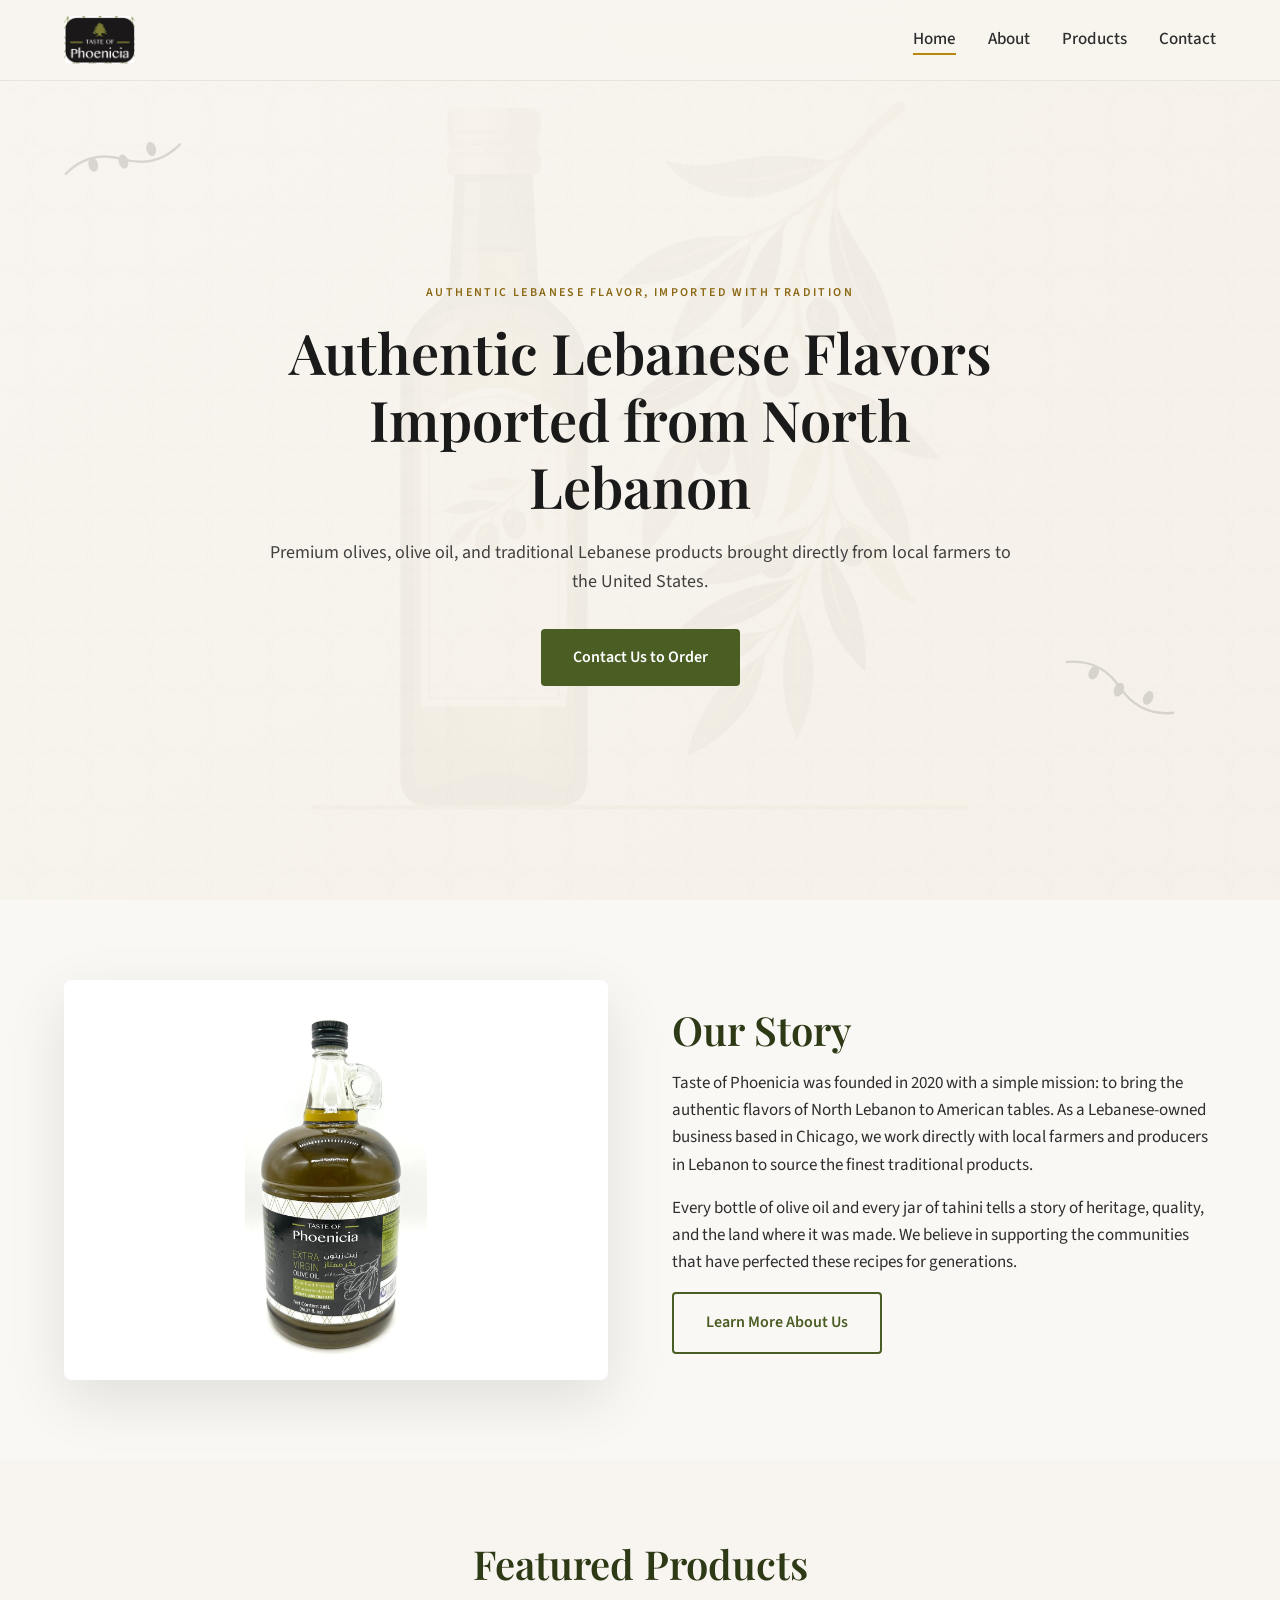
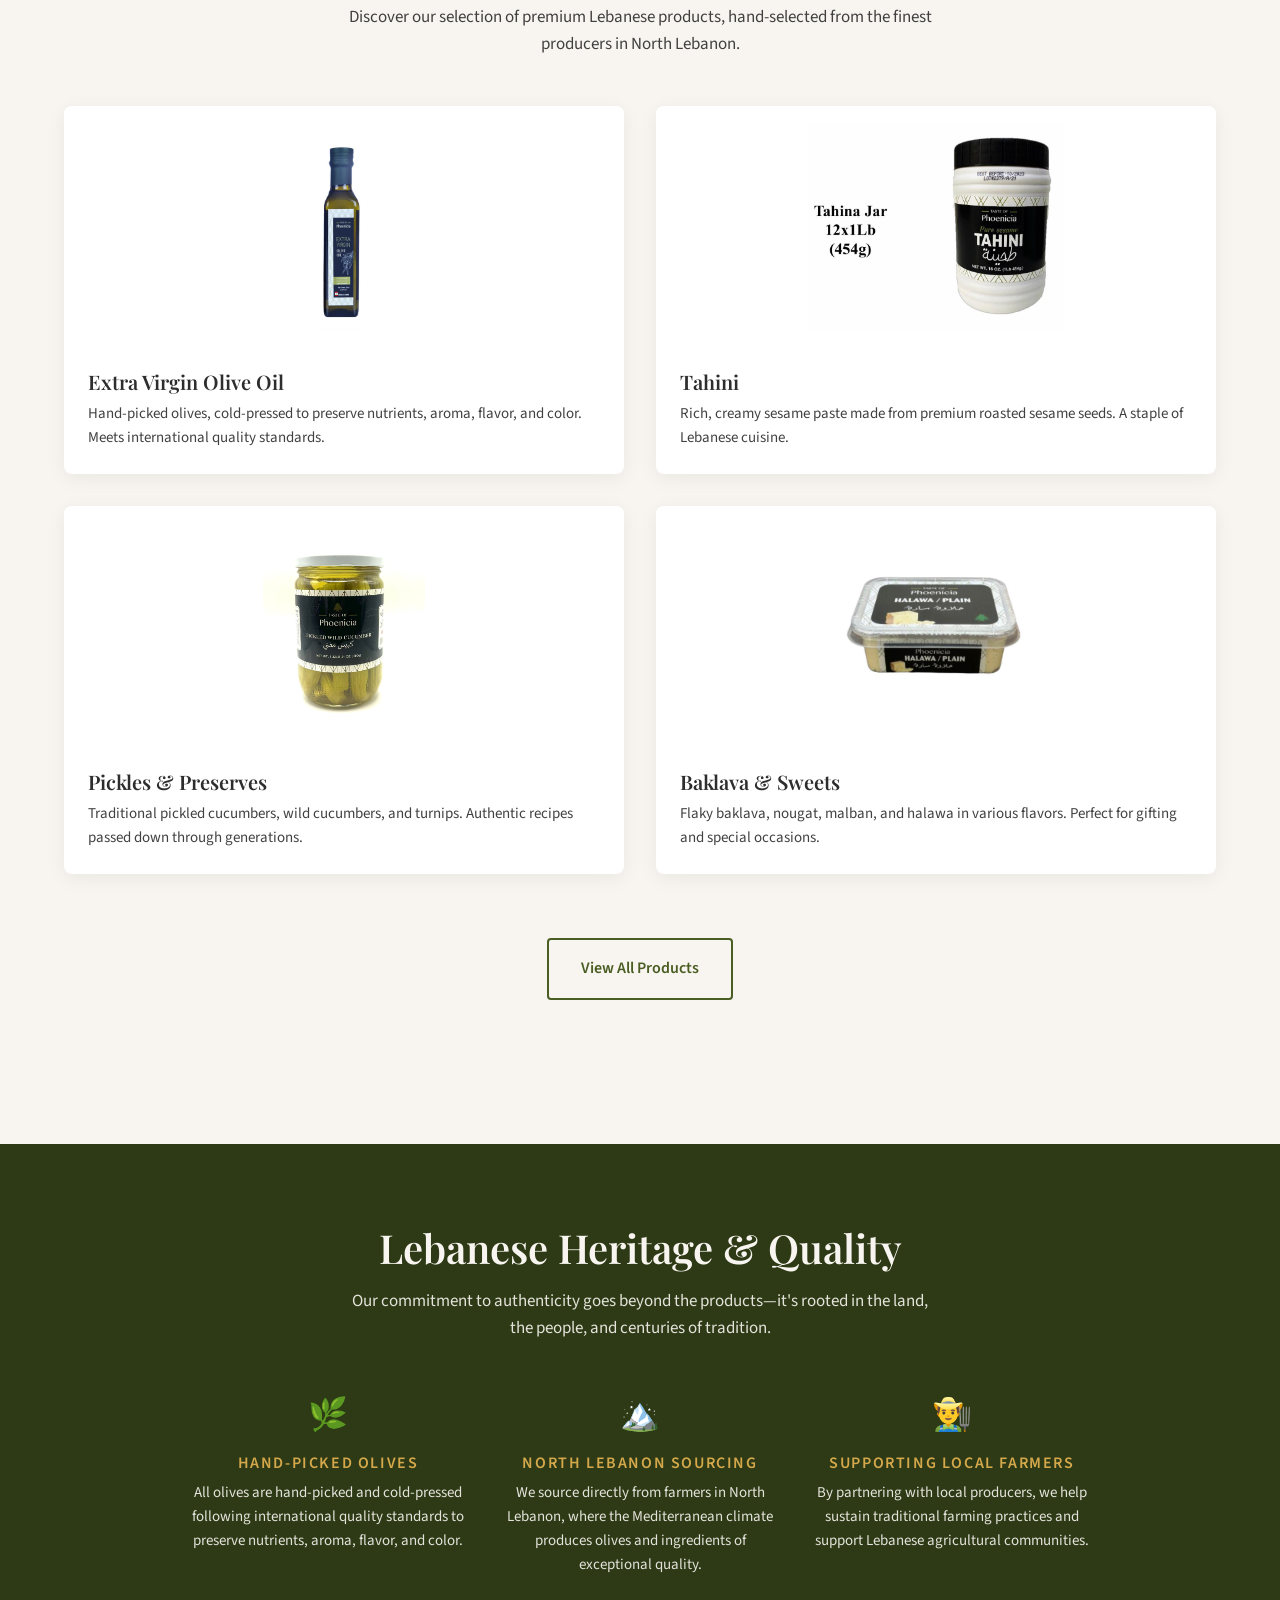
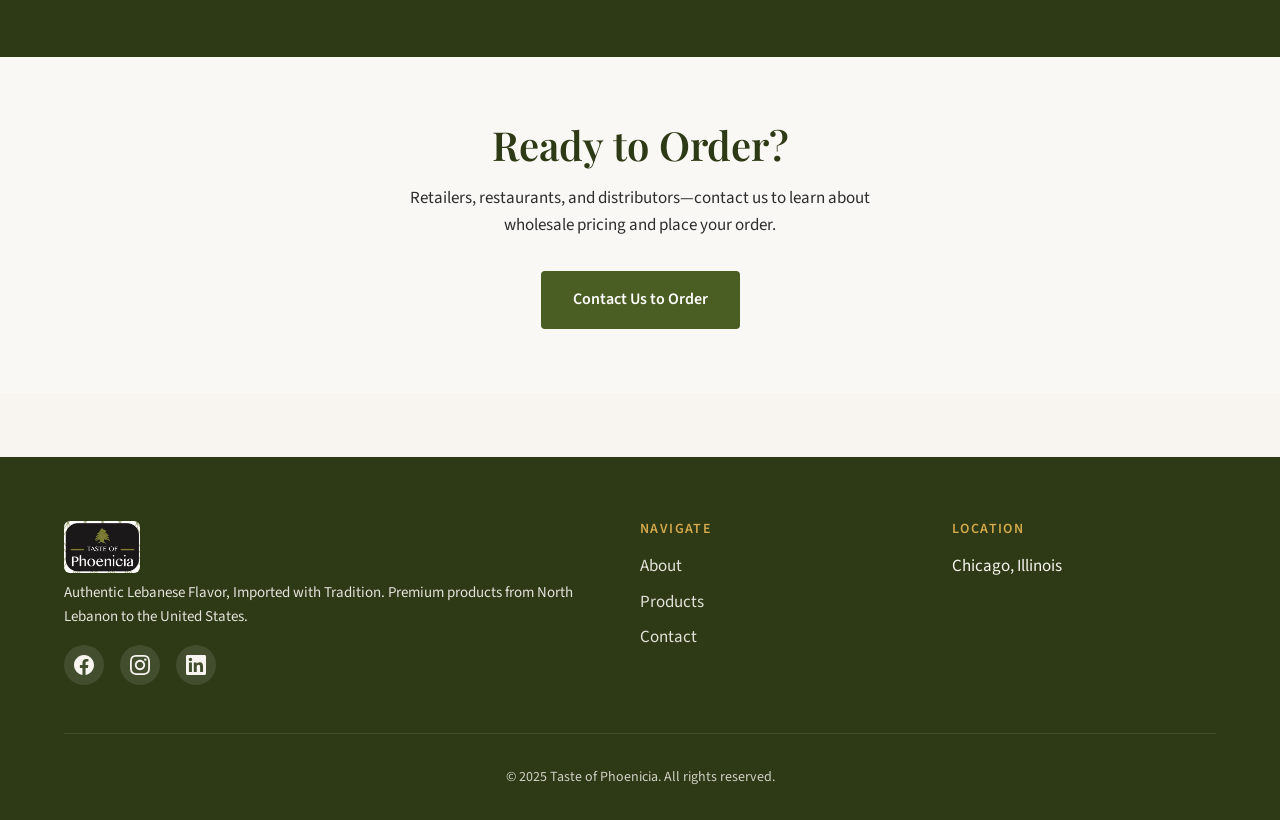
<file: index.html>
<!DOCTYPE html>
<html lang="en">
<head>
  <meta charset="UTF-8">
  <meta name="viewport" content="width=device-width, initial-scale=1.0">
  <meta name="description" content="Taste of Phoenicia - Authentic Lebanese flavors imported from North Lebanon. Premium olives, olive oil, and traditional products for retailers and distributors in the USA.">
  <title>Taste of Phoenicia | Authentic Lebanese Flavors Imported from North Lebanon</title>
  <link rel="preconnect" href="https://fonts.googleapis.com">
  <link rel="preconnect" href="https://fonts.gstatic.com" crossorigin>
  <link href="https://fonts.googleapis.com/css2?family=Playfair+Display:wght@400;500;600;700&family=Source+Sans+3:wght@400;500;600;700&display=swap" rel="stylesheet">
  <link rel="icon" type="image/svg+xml" href="favicon.svg">
  <link rel="stylesheet" href="css/styles.css?v=3">
</head>
<body>
  <header class="header" id="header">
    <nav class="nav container">
      <a href="index.html" class="logo">
        <img src="images/products/logo.jpg" alt="Taste of Phoenicia" class="logo-img">
      </a>
      <button class="menu-toggle" id="menuToggle" aria-label="Toggle menu">
        <span></span>
        <span></span>
        <span></span>
      </button>
      <ul class="nav-links" id="navLinks">
        <li><a href="index.html" class="active">Home</a></li>
        <li><a href="about.html">About</a></li>
        <li><a href="products.html">Products</a></li>
        <li><a href="contact.html">Contact</a></li>
      </ul>
    </nav>
  </header>

  <main>
    <section class="hero">
      <div class="olive-branch" style="top: 15%; left: 5%; transform: rotate(-15deg);">
        <svg viewBox="0 0 100 40" xmlns="http://www.w3.org/2000/svg"><path d="M0 20 Q25 5 50 20 Q75 35 100 20" fill="none" stroke="currentColor" stroke-width="2"/><ellipse cx="25" cy="18" rx="4" ry="6" fill="currentColor"/><ellipse cx="50" cy="22" rx="4" ry="6" fill="currentColor"/><ellipse cx="75" cy="18" rx="4" ry="6" fill="currentColor"/></svg>
      </div>
      <div class="olive-branch" style="bottom: 20%; right: 8%; transform: rotate(25deg);">
        <svg viewBox="0 0 100 40" xmlns="http://www.w3.org/2000/svg"><path d="M0 20 Q25 5 50 20 Q75 35 100 20" fill="none" stroke="currentColor" stroke-width="2"/><ellipse cx="25" cy="18" rx="4" ry="6" fill="currentColor"/><ellipse cx="50" cy="22" rx="4" ry="6" fill="currentColor"/><ellipse cx="75" cy="18" rx="4" ry="6" fill="currentColor"/></svg>
      </div>
      <div class="hero-content container">
        <span class="hero-badge">Authentic Lebanese Flavor, Imported with Tradition</span>
        <h1>Authentic Lebanese Flavors Imported from North Lebanon</h1>
        <p class="hero-subheadline">Premium olives, olive oil, and traditional Lebanese products brought directly from local farmers to the United States.</p>
        <a href="contact.html" class="btn btn-primary">Contact Us to Order</a>
      </div>
    </section>

    <section class="section section-alt" id="about-preview">
      <div class="container">
        <div class="about-preview">
          <div class="about-preview-image">
            <img src="images/products/olive-oil-2850ml.jpg" alt="Taste of Phoenicia Extra Virgin Olive Oil">
          </div>
          <div class="about-preview-content">
            <h2>Our Story</h2>
            <p>Taste of Phoenicia was founded in 2020 with a simple mission: to bring the authentic flavors of North Lebanon to American tables. As a Lebanese-owned business based in Chicago, we work directly with local farmers and producers in Lebanon to source the finest traditional products.</p>
            <p>Every bottle of olive oil and every jar of tahini tells a story of heritage, quality, and the land where it was made. We believe in supporting the communities that have perfected these recipes for generations.</p>
            <a href="about.html" class="btn btn-outline">Learn More About Us</a>
          </div>
        </div>
      </div>
    </section>

    <section class="section" id="products">
      <div class="container">
        <div class="section-header">
          <h2>Featured Products</h2>
          <p>Discover our selection of premium Lebanese products, hand-selected from the finest producers in North Lebanon.</p>
        </div>
        <div class="products-grid">
          <article class="product-card">
            <div class="product-card-image">
              <img src="images/products/olive-oil-250ml.jpg" alt="Extra Virgin Olive Oil">
            </div>
            <div class="product-card-content">
              <h3>Extra Virgin Olive Oil</h3>
              <p>Hand-picked olives, cold-pressed to preserve nutrients, aroma, flavor, and color. Meets international quality standards.</p>
            </div>
          </article>
          <article class="product-card">
            <div class="product-card-image">
              <img src="images/products/tahini-1lb.jpg" alt="Tahini">
            </div>
            <div class="product-card-content">
              <h3>Tahini</h3>
              <p>Rich, creamy sesame paste made from premium roasted sesame seeds. A staple of Lebanese cuisine.</p>
            </div>
          </article>
          <article class="product-card">
            <div class="product-card-image">
              <img src="images/products/pickled-wild-cucumber.jpg" alt="Lebanese pickles and preserves">
            </div>
            <div class="product-card-content">
              <h3>Pickles & Preserves</h3>
              <p>Traditional pickled cucumbers, wild cucumbers, and turnips. Authentic recipes passed down through generations.</p>
            </div>
          </article>
          <article class="product-card">
            <div class="product-card-image">
              <img src="images/products/halva-plain.jpg" alt="Halawa and traditional sweets">
            </div>
            <div class="product-card-content">
              <h3>Baklava & Sweets</h3>
              <p>Flaky baklava, nougat, malban, and halawa in various flavors. Perfect for gifting and special occasions.</p>
            </div>
          </article>
        </div>
        <div class="cta-section">
          <a href="products.html" class="btn btn-outline">View All Products</a>
        </div>
      </div>
    </section>

    <section class="section heritage">
      <div class="container">
        <div class="section-header">
          <h2>Lebanese Heritage & Quality</h2>
          <p>Our commitment to authenticity goes beyond the products—it's rooted in the land, the people, and centuries of tradition.</p>
        </div>
        <div class="heritage-features">
          <div class="heritage-feature">
            <div class="heritage-feature-icon">🌿</div>
            <h4>Hand-Picked Olives</h4>
            <p>All olives are hand-picked and cold-pressed following international quality standards to preserve nutrients, aroma, flavor, and color.</p>
          </div>
          <div class="heritage-feature">
            <div class="heritage-feature-icon">🏔️</div>
            <h4>North Lebanon Sourcing</h4>
            <p>We source directly from farmers in North Lebanon, where the Mediterranean climate produces olives and ingredients of exceptional quality.</p>
          </div>
          <div class="heritage-feature">
            <div class="heritage-feature-icon">👨‍🌾</div>
            <h4>Supporting Local Farmers</h4>
            <p>By partnering with local producers, we help sustain traditional farming practices and support Lebanese agricultural communities.</p>
          </div>
        </div>
      </div>
    </section>

    <section class="section section-alt cta-section">
      <div class="container">
        <h2>Ready to Order?</h2>
        <p>Retailers, restaurants, and distributors—contact us to learn about wholesale pricing and place your order.</p>
        <a href="contact.html" class="btn btn-primary">Contact Us to Order</a>
      </div>
    </section>
  </main>

  <footer class="footer">
    <div class="container">
      <div class="footer-content">
        <div class="footer-brand">
          <div class="logo">
            <img src="images/products/logo.jpg" alt="Taste of Phoenicia" class="logo-img">
          </div>
          <p>Authentic Lebanese Flavor, Imported with Tradition. Premium products from North Lebanon to the United States.</p>
          <div class="social-links">
            <a href="#" aria-label="Facebook"><svg width="20" height="20" viewBox="0 0 24 24" fill="currentColor" aria-hidden="true"><path d="M24 12.073c0-6.627-5.373-12-12-12s-12 5.373-12 12c0 5.99 4.388 10.954 10.125 11.854v-8.385H7.078v-3.47h3.047V9.43c0-3.007 1.792-4.669 4.533-4.669 1.312 0 2.686.235 2.686.235v2.953H15.83c-1.491 0-1.956.925-1.956 1.874v2.25h3.328l-.532 3.47h-2.796v8.385C19.612 23.027 24 18.062 24 12.073z"/></svg></a>
            <a href="#" aria-label="Instagram"><svg width="20" height="20" viewBox="0 0 24 24" fill="currentColor" aria-hidden="true"><path d="M12 2.163c3.204 0 3.584.012 4.85.07 3.252.148 4.771 1.691 4.919 4.919.058 1.265.069 1.645.069 4.849 0 3.205-.012 3.584-.069 4.849-.149 3.225-1.664 4.771-4.919 4.919-1.266.058-1.644.07-4.85.07-3.204 0-3.584-.012-4.849-.07-3.26-.149-4.771-1.699-4.919-4.92-.058-1.265-.07-1.644-.07-4.849 0-3.204.013-3.583.07-4.849.149-3.227 1.664-4.771 4.919-4.919 1.266-.057 1.645-.069 4.849-.069zm0-2.163c-3.259 0-3.667.014-4.947.072-4.358.2-6.78 2.618-6.98 6.98-.059 1.281-.073 1.689-.073 4.948 0 3.259.014 3.668.072 4.948.2 4.358 2.618 6.78 6.98 6.98 1.281.058 1.689.072 4.948.072 3.259 0 3.668-.014 4.948-.072 4.354-.2 6.782-2.618 6.979-6.98.059-1.28.073-1.689.073-4.948 0-3.259-.014-3.667-.072-4.947-.196-4.354-2.617-6.78-6.979-6.98-1.281-.059-1.69-.073-4.949-.073zm0 5.838c-3.403 0-6.162 2.759-6.162 6.162s2.759 6.163 6.162 6.163 6.162-2.759 6.162-6.163c0-3.403-2.759-6.162-6.162-6.162zm0 10.162c-2.209 0-4-1.79-4-4 0-2.209 1.791-4 4-4s4 1.791 4 4c0 2.21-1.791 4-4 4zm6.406-11.845c-.796 0-1.441.645-1.441 1.44s.645 1.44 1.441 1.44c.795 0 1.439-.645 1.439-1.44s-.644-1.44-1.439-1.44z"/></svg></a>
            <a href="#" aria-label="LinkedIn"><svg width="20" height="20" viewBox="0 0 24 24" fill="currentColor" aria-hidden="true"><path d="M20.447 20.452h-3.554v-5.569c0-1.328-.027-3.037-1.852-3.037-1.853 0-2.136 1.445-2.136 2.939v5.667H9.351V9h3.414v1.561h.046c.477-.9 1.637-1.85 3.37-1.85 3.601 0 4.267 2.37 4.267 5.455v6.286zM5.337 7.433c-1.144 0-2.063-.926-2.063-2.065 0-1.138.92-2.063 2.063-2.063 1.14 0 2.064.925 2.064 2.063 0 1.139-.925 2.065-2.064 2.065zm1.782 13.019H3.555V9h3.564v11.452zM22.225 0H1.771C.792 0 0 .774 0 1.729v20.542C0 23.227.792 24 1.771 24h20.451C23.2 24 24 23.227 24 22.271V1.729C24 .774 23.2 0 22.222 0h.003z"/></svg></a>
          </div>
        </div>
        <div class="footer-links">
          <h4>Navigate</h4>
          <ul>
            <li><a href="about.html">About</a></li>
            <li><a href="products.html">Products</a></li>
            <li><a href="contact.html">Contact</a></li>
          </ul>
        </div>
        <div class="footer-links">
          <h4>Location</h4>
          <ul>
            <li>Chicago, Illinois</li>
          </ul>
        </div>
      </div>
      <div class="footer-bottom">
        <p>&copy; 2025 Taste of Phoenicia. All rights reserved.</p>
      </div>
    </div>
  </footer>

  <script src="js/main.js"></script>
</body>
</html>
</file>
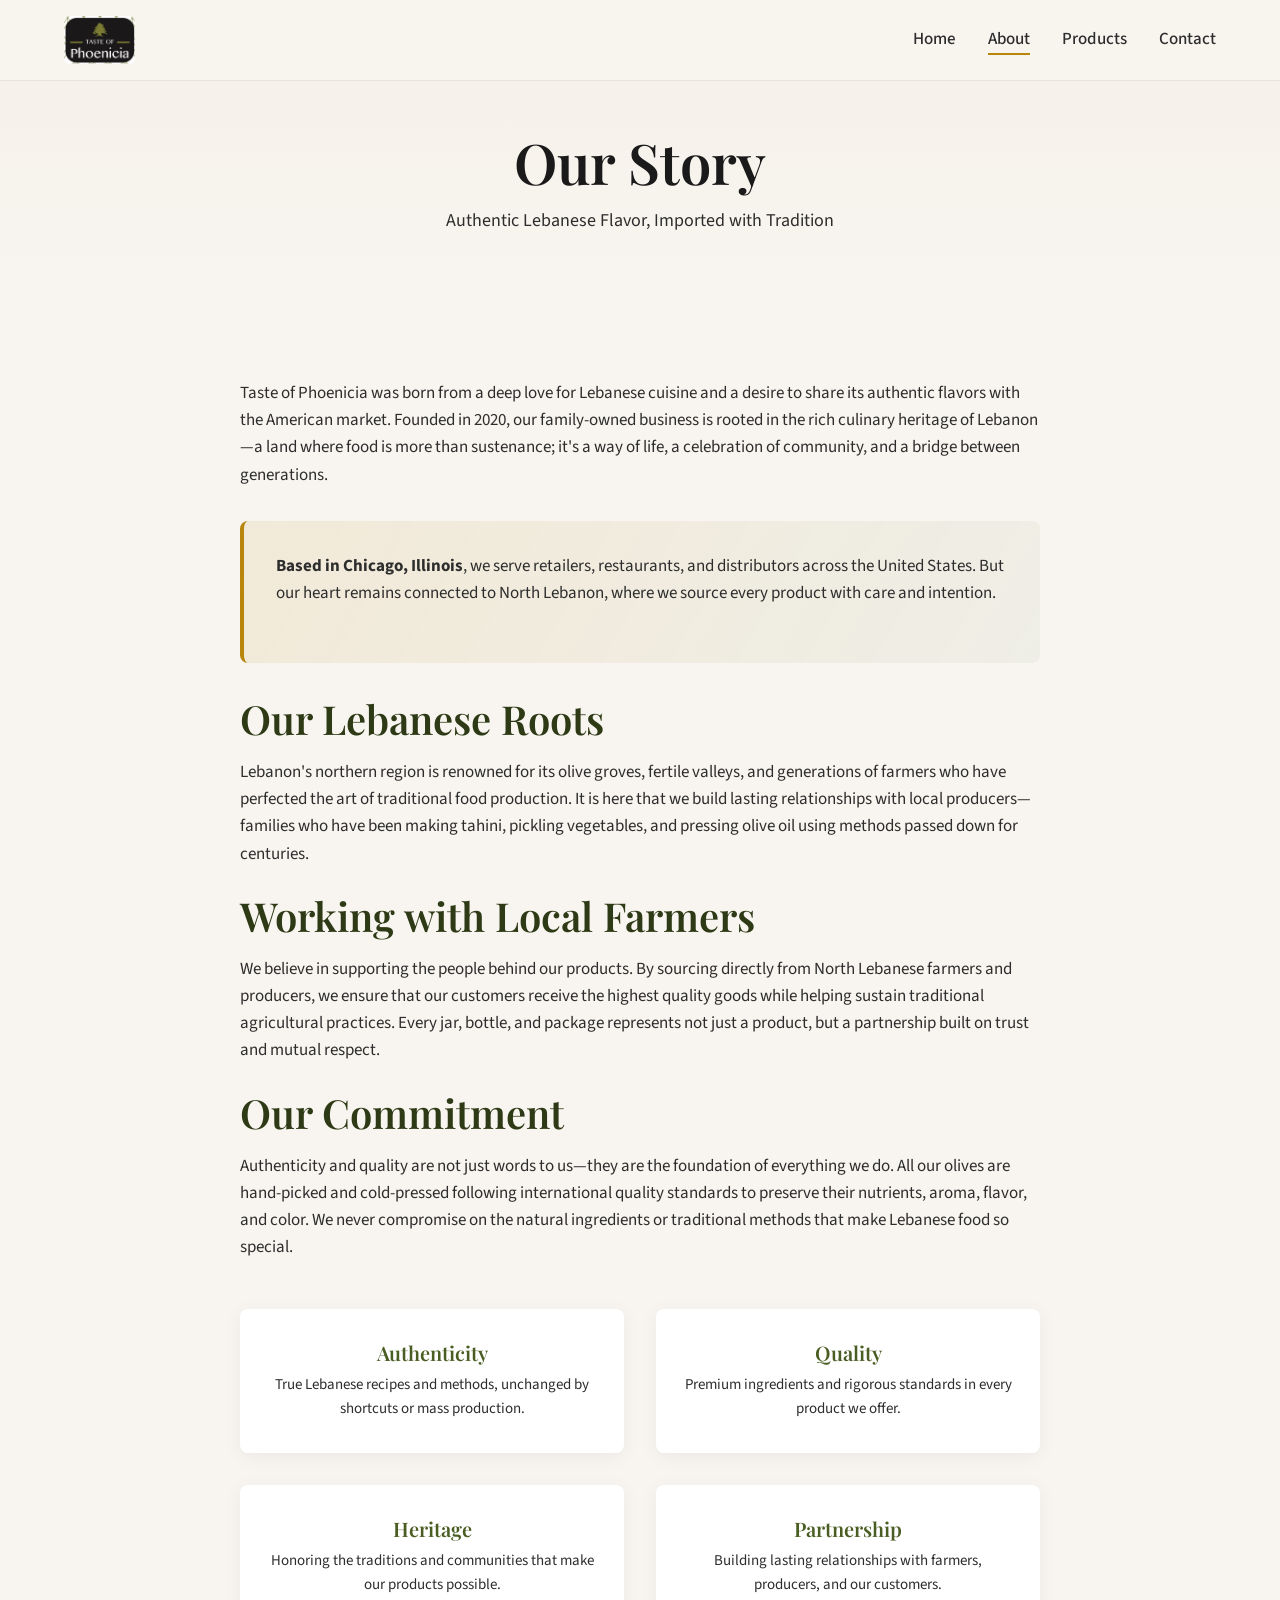
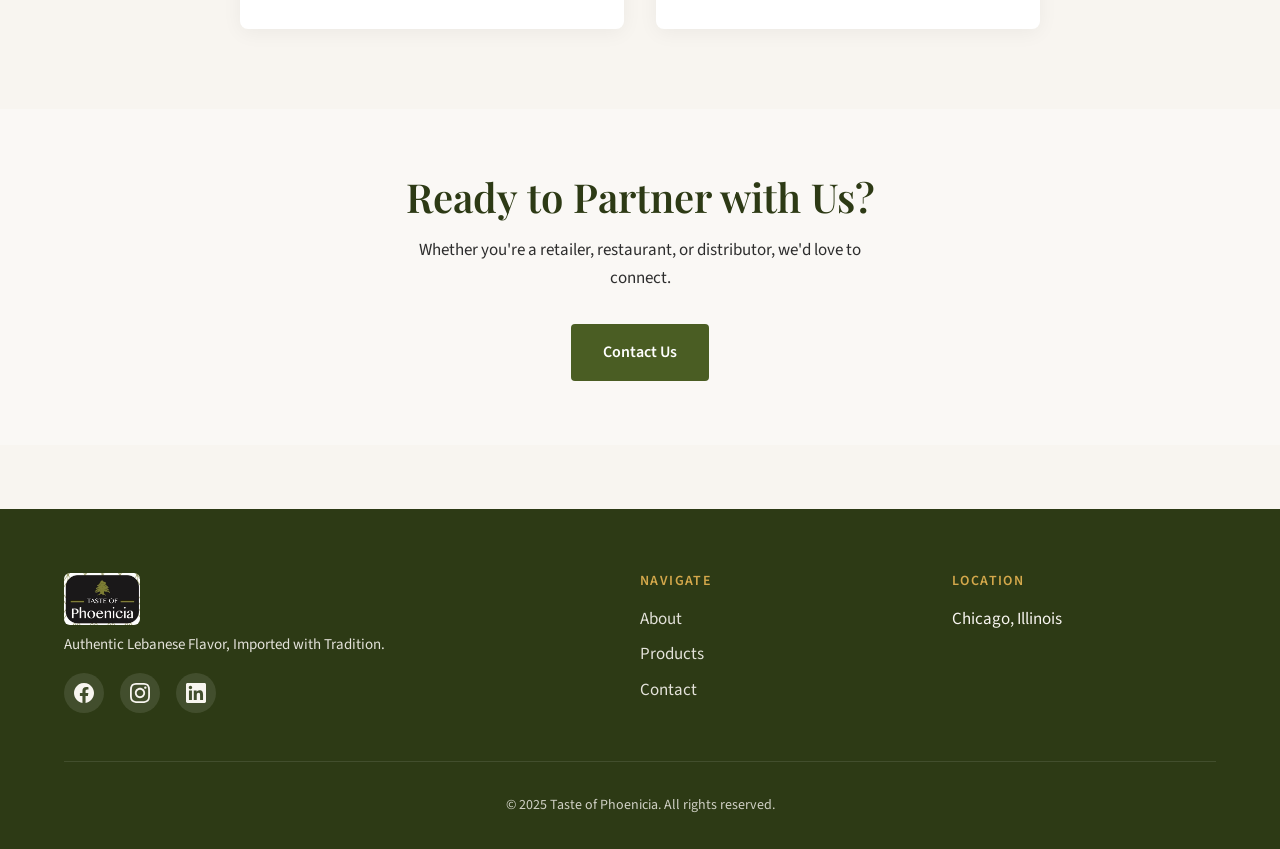
<file: about.html>
<!DOCTYPE html>
<html lang="en">
<head>
  <meta charset="UTF-8">
  <meta name="viewport" content="width=device-width, initial-scale=1.0">
  <meta name="description" content="Learn about Taste of Phoenicia - Our story, Lebanese roots, and commitment to bringing authentic North Lebanese products to America since 2020.">
  <title>About Us | Taste of Phoenicia</title>
  <link rel="preconnect" href="https://fonts.googleapis.com">
  <link rel="preconnect" href="https://fonts.gstatic.com" crossorigin>
  <link href="https://fonts.googleapis.com/css2?family=Playfair+Display:wght@400;500;600;700&family=Source+Sans+3:wght@400;500;600;700&display=swap" rel="stylesheet">
  <link rel="icon" type="image/svg+xml" href="favicon.svg">
  <link rel="stylesheet" href="css/styles.css?v=3">
</head>
<body>
  <header class="header" id="header">
    <nav class="nav container">
      <a href="index.html" class="logo">
        <img src="images/products/logo.jpg" alt="Taste of Phoenicia" class="logo-img">
      </a>
      <button class="menu-toggle" id="menuToggle" aria-label="Toggle menu">
        <span></span>
        <span></span>
        <span></span>
      </button>
      <ul class="nav-links" id="navLinks">
        <li><a href="index.html">Home</a></li>
        <li><a href="about.html" class="active">About</a></li>
        <li><a href="products.html">Products</a></li>
        <li><a href="contact.html">Contact</a></li>
      </ul>
    </nav>
  </header>

  <main>
    <section class="page-hero">
      <div class="container">
        <h1>Our Story</h1>
        <p>Authentic Lebanese Flavor, Imported with Tradition</p>
      </div>
    </section>

    <section class="section">
      <div class="container">
        <div class="about-story">
          <p>Taste of Phoenicia was born from a deep love for Lebanese cuisine and a desire to share its authentic flavors with the American market. Founded in 2020, our family-owned business is rooted in the rich culinary heritage of Lebanon—a land where food is more than sustenance; it's a way of life, a celebration of community, and a bridge between generations.</p>
          
          <div class="highlight">
            <p><strong>Based in Chicago, Illinois</strong>, we serve retailers, restaurants, and distributors across the United States. But our heart remains connected to North Lebanon, where we source every product with care and intention.</p>
          </div>

          <h2>Our Lebanese Roots</h2>
          <p>Lebanon's northern region is renowned for its olive groves, fertile valleys, and generations of farmers who have perfected the art of traditional food production. It is here that we build lasting relationships with local producers—families who have been making tahini, pickling vegetables, and pressing olive oil using methods passed down for centuries.</p>

          <h2>Working with Local Farmers</h2>
          <p>We believe in supporting the people behind our products. By sourcing directly from North Lebanese farmers and producers, we ensure that our customers receive the highest quality goods while helping sustain traditional agricultural practices. Every jar, bottle, and package represents not just a product, but a partnership built on trust and mutual respect.</p>

          <h2>Our Commitment</h2>
          <p>Authenticity and quality are not just words to us—they are the foundation of everything we do. All our olives are hand-picked and cold-pressed following international quality standards to preserve their nutrients, aroma, flavor, and color. We never compromise on the natural ingredients or traditional methods that make Lebanese food so special.</p>

          <div class="about-values">
            <div class="about-value">
              <h3>Authenticity</h3>
              <p>True Lebanese recipes and methods, unchanged by shortcuts or mass production.</p>
            </div>
            <div class="about-value">
              <h3>Quality</h3>
              <p>Premium ingredients and rigorous standards in every product we offer.</p>
            </div>
            <div class="about-value">
              <h3>Heritage</h3>
              <p>Honoring the traditions and communities that make our products possible.</p>
            </div>
            <div class="about-value">
              <h3>Partnership</h3>
              <p>Building lasting relationships with farmers, producers, and our customers.</p>
            </div>
          </div>
        </div>
      </div>
    </section>

    <section class="section section-alt cta-section">
      <div class="container">
        <h2>Ready to Partner with Us?</h2>
        <p>Whether you're a retailer, restaurant, or distributor, we'd love to connect.</p>
        <a href="contact.html" class="btn btn-primary">Contact Us</a>
      </div>
    </section>
  </main>

  <footer class="footer">
    <div class="container">
      <div class="footer-content">
        <div class="footer-brand">
          <div class="logo">
            <img src="images/products/logo.jpg" alt="Taste of Phoenicia" class="logo-img">
          </div>
          <p>Authentic Lebanese Flavor, Imported with Tradition.</p>
          <div class="social-links">
            <a href="#" aria-label="Facebook"><svg width="20" height="20" viewBox="0 0 24 24" fill="currentColor" aria-hidden="true"><path d="M24 12.073c0-6.627-5.373-12-12-12s-12 5.373-12 12c0 5.99 4.388 10.954 10.125 11.854v-8.385H7.078v-3.47h3.047V9.43c0-3.007 1.792-4.669 4.533-4.669 1.312 0 2.686.235 2.686.235v2.953H15.83c-1.491 0-1.956.925-1.956 1.874v2.25h3.328l-.532 3.47h-2.796v8.385C19.612 23.027 24 18.062 24 12.073z"/></svg></a>
            <a href="#" aria-label="Instagram"><svg width="20" height="20" viewBox="0 0 24 24" fill="currentColor" aria-hidden="true"><path d="M12 2.163c3.204 0 3.584.012 4.85.07 3.252.148 4.771 1.691 4.919 4.919.058 1.265.069 1.645.069 4.849 0 3.205-.012 3.584-.069 4.849-.149 3.225-1.664 4.771-4.919 4.919-1.266.058-1.644.07-4.85.07-3.204 0-3.584-.012-4.849-.07-3.26-.149-4.771-1.699-4.919-4.92-.058-1.265-.07-1.644-.07-4.849 0-3.204.013-3.583.07-4.849.149-3.227 1.664-4.771 4.919-4.919 1.266-.057 1.645-.069 4.849-.069zm0-2.163c-3.259 0-3.667.014-4.947.072-4.358.2-6.78 2.618-6.98 6.98-.059 1.281-.073 1.689-.073 4.948 0 3.259.014 3.668.072 4.948.2 4.358 2.618 6.78 6.98 6.98 1.281.058 1.689.072 4.948.072 3.259 0 3.668-.014 4.948-.072 4.354-.2 6.782-2.618 6.979-6.98.059-1.28.073-1.689.073-4.948 0-3.259-.014-3.667-.072-4.947-.196-4.354-2.617-6.78-6.979-6.98-1.281-.059-1.69-.073-4.949-.073zm0 5.838c-3.403 0-6.162 2.759-6.162 6.162s2.759 6.163 6.162 6.163 6.162-2.759 6.162-6.163c0-3.403-2.759-6.162-6.162-6.162zm0 10.162c-2.209 0-4-1.79-4-4 0-2.209 1.791-4 4-4s4 1.791 4 4c0 2.21-1.791 4-4 4zm6.406-11.845c-.796 0-1.441.645-1.441 1.44s.645 1.44 1.441 1.44c.795 0 1.439-.645 1.439-1.44s-.644-1.44-1.439-1.44z"/></svg></a>
            <a href="#" aria-label="LinkedIn"><svg width="20" height="20" viewBox="0 0 24 24" fill="currentColor" aria-hidden="true"><path d="M20.447 20.452h-3.554v-5.569c0-1.328-.027-3.037-1.852-3.037-1.853 0-2.136 1.445-2.136 2.939v5.667H9.351V9h3.414v1.561h.046c.477-.9 1.637-1.85 3.37-1.85 3.601 0 4.267 2.37 4.267 5.455v6.286zM5.337 7.433c-1.144 0-2.063-.926-2.063-2.065 0-1.138.92-2.063 2.063-2.063 1.14 0 2.064.925 2.064 2.063 0 1.139-.925 2.065-2.064 2.065zm1.782 13.019H3.555V9h3.564v11.452zM22.225 0H1.771C.792 0 0 .774 0 1.729v20.542C0 23.227.792 24 1.771 24h20.451C23.2 24 24 23.227 24 22.271V1.729C24 .774 23.2 0 22.222 0h.003z"/></svg></a>
          </div>
        </div>
        <div class="footer-links">
          <h4>Navigate</h4>
          <ul>
            <li><a href="about.html">About</a></li>
            <li><a href="products.html">Products</a></li>
            <li><a href="contact.html">Contact</a></li>
          </ul>
        </div>
        <div class="footer-links">
          <h4>Location</h4>
          <ul>
            <li>Chicago, Illinois</li>
          </ul>
        </div>
      </div>
      <div class="footer-bottom">
        <p>&copy; 2025 Taste of Phoenicia. All rights reserved.</p>
      </div>
    </div>
  </footer>

  <script src="js/main.js"></script>
</body>
</html>
</file>
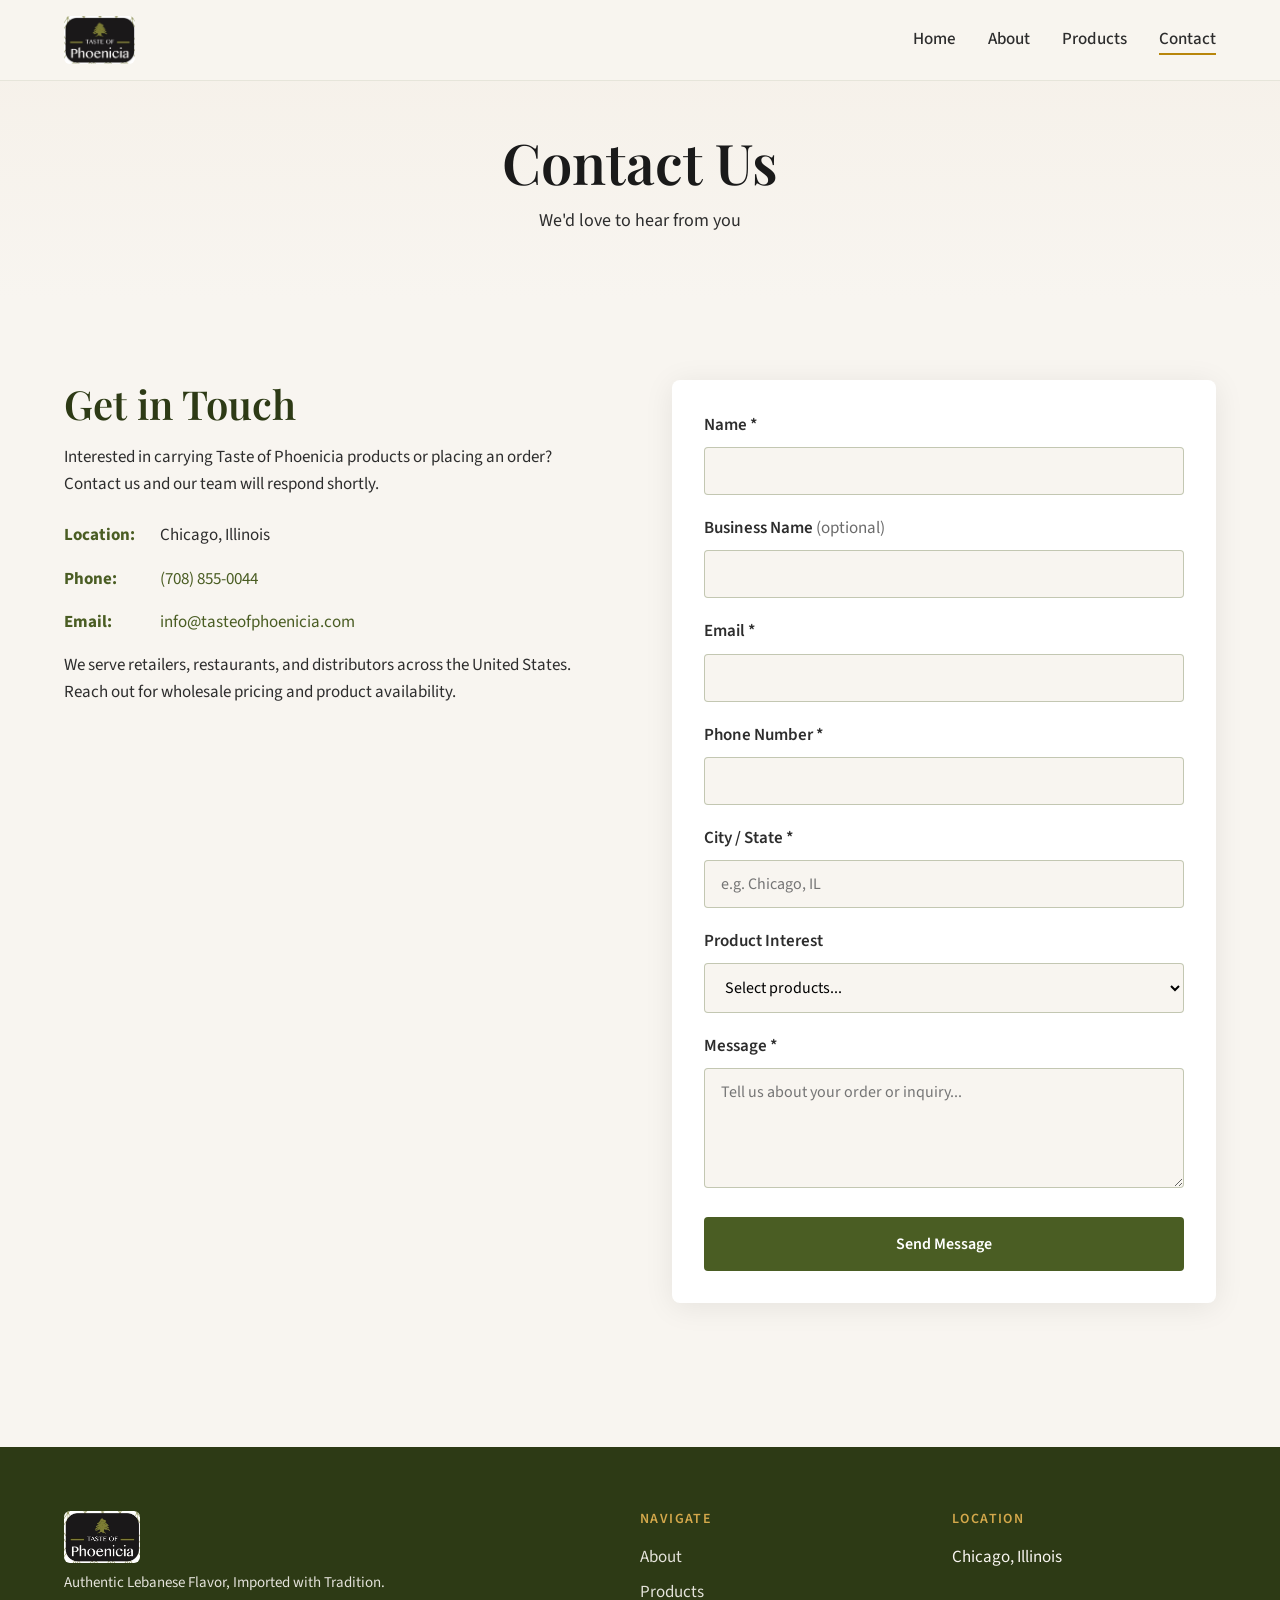
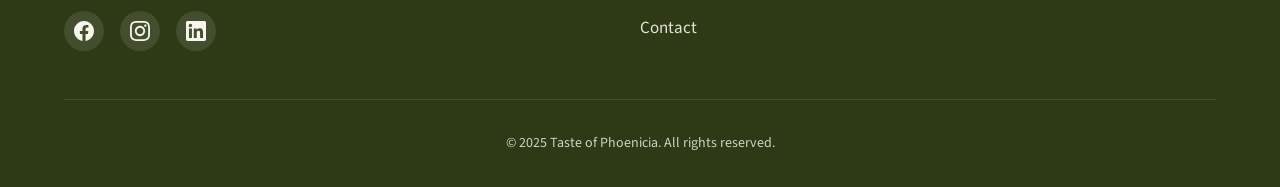
<file: contact.html>
<!DOCTYPE html>
<html lang="en">
<head>
  <meta charset="UTF-8">
  <meta name="viewport" content="width=device-width, initial-scale=1.0">
  <meta name="description" content="Contact Taste of Phoenicia for wholesale orders, product inquiries, and partnership opportunities. Based in Chicago, Illinois.">
  <title>Contact Us | Taste of Phoenicia</title>
  <link rel="preconnect" href="https://fonts.googleapis.com">
  <link rel="preconnect" href="https://fonts.gstatic.com" crossorigin>
  <link href="https://fonts.googleapis.com/css2?family=Playfair+Display:wght@400;500;600;700&family=Source+Sans+3:wght@400;500;600;700&display=swap" rel="stylesheet">
  <link rel="icon" type="image/svg+xml" href="favicon.svg">
  <link rel="stylesheet" href="css/styles.css?v=3">
</head>
<body>
  <header class="header" id="header">
    <nav class="nav container">
      <a href="index.html" class="logo">
        <img src="images/products/logo.jpg" alt="Taste of Phoenicia" class="logo-img">
      </a>
      <button class="menu-toggle" id="menuToggle" aria-label="Toggle menu">
        <span></span>
        <span></span>
        <span></span>
      </button>
      <ul class="nav-links" id="navLinks">
        <li><a href="index.html">Home</a></li>
        <li><a href="about.html">About</a></li>
        <li><a href="products.html">Products</a></li>
        <li><a href="contact.html" class="active">Contact</a></li>
      </ul>
    </nav>
  </header>

  <main>
    <section class="page-hero">
      <div class="container">
        <h1>Contact Us</h1>
        <p>We'd love to hear from you</p>
      </div>
    </section>

    <section class="section">
      <div class="container">
        <div class="contact-layout">
          <div class="contact-info">
            <h2>Get in Touch</h2>
            <p>Interested in carrying Taste of Phoenicia products or placing an order? Contact us and our team will respond shortly.</p>
            <ul class="contact-details">
              <li><strong>Location:</strong> Chicago, Illinois</li>
              <li><strong>Phone:</strong> <a href="tel:+17088550044">(708) 855-0044</a></li>
              <li><strong>Email:</strong> <a href="mailto:info@tasteofphoenicia.com">info@tasteofphoenicia.com</a></li>
            </ul>
            <p>We serve retailers, restaurants, and distributors across the United States. Reach out for wholesale pricing and product availability.</p>
          </div>

          <div class="contact-form-wrapper">
            <form class="contact-form" action="https://formspree.io/f/YOUR_FORM_ID" method="POST">
              <div class="form-group">
                <label for="name">Name *</label>
                <input type="text" id="name" name="name" required>
              </div>
              <div class="form-group">
                <label for="business">Business Name <span class="optional">(optional)</span></label>
                <input type="text" id="business" name="business">
              </div>
              <div class="form-group">
                <label for="email">Email *</label>
                <input type="email" id="email" name="email" required>
              </div>
              <div class="form-group">
                <label for="phone">Phone Number *</label>
                <input type="tel" id="phone" name="phone" required>
              </div>
              <div class="form-group">
                <label for="location">City / State *</label>
                <input type="text" id="location" name="location" required placeholder="e.g. Chicago, IL">
              </div>
              <div class="form-group">
                <label for="product-interest">Product Interest</label>
                <select id="product-interest" name="product_interest">
                  <option value="">Select products...</option>
                  <option value="olive-oil">Extra Virgin Olive Oil</option>
                  <option value="tahini">Tahini</option>
                  <option value="pickles">Pickles (Cucumbers, Wild Cucumbers, Turnips)</option>
                  <option value="pastes">Tomato Paste / Hot Pepper Paste</option>
                  <option value="sweets">Baklava, Nougat, Malban</option>
                  <option value="halawa">Halawa (all varieties)</option>
                  <option value="full-catalog">Full Catalog / Multiple Products</option>
                </select>
              </div>
              <div class="form-group">
                <label for="message">Message *</label>
                <textarea id="message" name="message" required placeholder="Tell us about your order or inquiry..."></textarea>
              </div>
              <button type="submit" class="btn btn-primary" style="width: 100%;">Send Message</button>
            </form>
          </div>
        </div>
      </div>
    </section>
  </main>

  <footer class="footer">
    <div class="container">
      <div class="footer-content">
        <div class="footer-brand">
          <div class="logo">
            <img src="images/products/logo.jpg" alt="Taste of Phoenicia" class="logo-img">
          </div>
          <p>Authentic Lebanese Flavor, Imported with Tradition.</p>
          <div class="social-links">
            <a href="#" aria-label="Facebook"><svg width="20" height="20" viewBox="0 0 24 24" fill="currentColor" aria-hidden="true"><path d="M24 12.073c0-6.627-5.373-12-12-12s-12 5.373-12 12c0 5.99 4.388 10.954 10.125 11.854v-8.385H7.078v-3.47h3.047V9.43c0-3.007 1.792-4.669 4.533-4.669 1.312 0 2.686.235 2.686.235v2.953H15.83c-1.491 0-1.956.925-1.956 1.874v2.25h3.328l-.532 3.47h-2.796v8.385C19.612 23.027 24 18.062 24 12.073z"/></svg></a>
            <a href="#" aria-label="Instagram"><svg width="20" height="20" viewBox="0 0 24 24" fill="currentColor" aria-hidden="true"><path d="M12 2.163c3.204 0 3.584.012 4.85.07 3.252.148 4.771 1.691 4.919 4.919.058 1.265.069 1.645.069 4.849 0 3.205-.012 3.584-.069 4.849-.149 3.225-1.664 4.771-4.919 4.919-1.266.058-1.644.07-4.85.07-3.204 0-3.584-.012-4.849-.07-3.26-.149-4.771-1.699-4.919-4.92-.058-1.265-.07-1.644-.07-4.849 0-3.204.013-3.583.07-4.849.149-3.227 1.664-4.771 4.919-4.919 1.266-.057 1.645-.069 4.849-.069zm0-2.163c-3.259 0-3.667.014-4.947.072-4.358.2-6.78 2.618-6.98 6.98-.059 1.281-.073 1.689-.073 4.948 0 3.259.014 3.668.072 4.948.2 4.358 2.618 6.78 6.98 6.98 1.281.058 1.689.072 4.948.072 3.259 0 3.668-.014 4.948-.072 4.354-.2 6.782-2.618 6.979-6.98.059-1.28.073-1.689.073-4.948 0-3.259-.014-3.667-.072-4.947-.196-4.354-2.617-6.78-6.979-6.98-1.281-.059-1.69-.073-4.949-.073zm0 5.838c-3.403 0-6.162 2.759-6.162 6.162s2.759 6.163 6.162 6.163 6.162-2.759 6.162-6.163c0-3.403-2.759-6.162-6.162-6.162zm0 10.162c-2.209 0-4-1.79-4-4 0-2.209 1.791-4 4-4s4 1.791 4 4c0 2.21-1.791 4-4 4zm6.406-11.845c-.796 0-1.441.645-1.441 1.44s.645 1.44 1.441 1.44c.795 0 1.439-.645 1.439-1.44s-.644-1.44-1.439-1.44z"/></svg></a>
            <a href="#" aria-label="LinkedIn"><svg width="20" height="20" viewBox="0 0 24 24" fill="currentColor" aria-hidden="true"><path d="M20.447 20.452h-3.554v-5.569c0-1.328-.027-3.037-1.852-3.037-1.853 0-2.136 1.445-2.136 2.939v5.667H9.351V9h3.414v1.561h.046c.477-.9 1.637-1.85 3.37-1.85 3.601 0 4.267 2.37 4.267 5.455v6.286zM5.337 7.433c-1.144 0-2.063-.926-2.063-2.065 0-1.138.92-2.063 2.063-2.063 1.14 0 2.064.925 2.064 2.063 0 1.139-.925 2.065-2.064 2.065zm1.782 13.019H3.555V9h3.564v11.452zM22.225 0H1.771C.792 0 0 .774 0 1.729v20.542C0 23.227.792 24 1.771 24h20.451C23.2 24 24 23.227 24 22.271V1.729C24 .774 23.2 0 22.222 0h.003z"/></svg></a>
          </div>
        </div>
        <div class="footer-links">
          <h4>Navigate</h4>
          <ul>
            <li><a href="about.html">About</a></li>
            <li><a href="products.html">Products</a></li>
            <li><a href="contact.html">Contact</a></li>
          </ul>
        </div>
        <div class="footer-links">
          <h4>Location</h4>
          <ul>
            <li>Chicago, Illinois</li>
          </ul>
        </div>
      </div>
      <div class="footer-bottom">
        <p>&copy; 2025 Taste of Phoenicia. All rights reserved.</p>
      </div>
    </div>
  </footer>

  <script src="js/main.js"></script>
</body>
</html>
</file>
<file: css/styles.css>
/* ============================================
   Taste of Phoenicia - Mediterranean Theme
   ============================================ */

:root {
  /* Color Palette */
  --olive-green: #4a5d23;
  --olive-green-light: #6b7c3a;
  --olive-green-dark: #2d3a15;
  --cream: #f8f5f0;
  --cream-warm: #f5f0e8;
  --off-white: #faf8f5;
  --black: #1a1a1a;
  --black-soft: #2d2d2d;
  --gold: #b8860b;
  --gold-light: #d4a84b;
  --gold-dark: #8b6914;
  
  /* Typography */
  --font-display: 'Playfair Display', Georgia, serif;
  --font-body: 'Source Sans 3', 'Segoe UI', sans-serif;
  
  /* Spacing */
  --section-padding: 5rem 2rem;
  --container-max: 1200px;
  
  /* Transitions */
  --transition: 0.3s ease;
}

/* Reset & Base */
*, *::before, *::after {
  box-sizing: border-box;
  margin: 0;
  padding: 0;
}

html {
  scroll-behavior: smooth;
}

body {
  font-family: var(--font-body);
  font-size: 1.0625rem;
  line-height: 1.6;
  color: var(--black-soft);
  background-color: var(--cream);
  overflow-x: hidden;
}

img {
  max-width: 100%;
  height: auto;
  display: block;
}

a {
  color: var(--olive-green);
  text-decoration: none;
  transition: color var(--transition);
}

a:hover {
  color: var(--gold);
}

/* Typography */
h1, h2, h3, h4 {
  font-family: var(--font-display);
  font-weight: 600;
  line-height: 1.2;
}

h1 {
  font-size: clamp(2.25rem, 5vw, 3.5rem);
  color: var(--black);
}

h2 {
  font-size: clamp(1.75rem, 4vw, 2.5rem);
  color: var(--olive-green-dark);
  margin-bottom: 1rem;
}

h3 {
  font-size: 1.25rem;
  color: var(--black-soft);
}

/* Container */
.container {
  width: 100%;
  max-width: var(--container-max);
  margin: 0 auto;
  padding: 0 1.5rem;
}

/* ============================================
   Header & Navigation
   ============================================ */

.header {
  position: fixed;
  top: 0;
  left: 0;
  right: 0;
  z-index: 1000;
  background: rgba(248, 245, 240, 0.95);
  backdrop-filter: blur(10px);
  border-bottom: 1px solid rgba(74, 93, 35, 0.1);
  transition: background var(--transition);
}

.header.scrolled {
  box-shadow: 0 2px 20px rgba(0, 0, 0, 0.06);
}

.nav {
  display: flex;
  justify-content: space-between;
  align-items: center;
  padding: 1rem 1.5rem;
  max-width: var(--container-max);
  margin: 0 auto;
}

.logo {
  font-family: var(--font-display);
  font-size: 1.5rem;
  font-weight: 600;
  color: var(--olive-green-dark);
  display: flex;
  align-items: center;
}

.logo span {
  color: var(--gold);
}

.logo-img {
  height: 48px;
  width: auto;
  border-radius: 6px;
}

.nav-links {
  display: flex;
  gap: 2rem;
  list-style: none;
}

.nav-links a {
  font-weight: 500;
  color: var(--black-soft);
  position: relative;
}

.nav-links a::after {
  content: '';
  position: absolute;
  bottom: -4px;
  left: 0;
  width: 0;
  height: 2px;
  background: var(--gold);
  transition: width var(--transition);
}

.nav-links a:hover::after,
.nav-links a.active::after {
  width: 100%;
}

/* Mobile Menu Toggle */
.menu-toggle {
  display: none;
  background: none;
  border: none;
  cursor: pointer;
  padding: 0.5rem;
}

.menu-toggle span {
  display: block;
  width: 24px;
  height: 2px;
  background: var(--olive-green);
  margin: 5px 0;
  transition: var(--transition);
}

/* ============================================
   Hero Section
   ============================================ */

.hero {
  min-height: 100vh;
  display: flex;
  align-items: center;
  justify-content: center;
  position: relative;
  padding: 8rem 2rem 4rem;
  background: 
    linear-gradient(135deg, rgba(248, 245, 240, 0.97) 0%, rgba(245, 240, 232, 0.95) 100%),
    url('../assets/images/hero.png') center/cover no-repeat;
  overflow: hidden;
}

.hero::before {
  content: '';
  position: absolute;
  top: 0;
  left: 0;
  right: 0;
  bottom: 0;
  background: url("data:image/svg+xml,%3Csvg width='60' height='60' viewBox='0 0 60 60' xmlns='http://www.w3.org/2000/svg'%3E%3Cpath d='M30 5 L35 25 L55 30 L35 35 L30 55 L25 35 L5 30 L25 25 Z' fill='none' stroke='%234a5d23' stroke-opacity='0.03' stroke-width='0.5'/%3E%3C/svg%3E");
  pointer-events: none;
}

.hero-content {
  text-align: center;
  max-width: 800px;
  position: relative;
  z-index: 1;
}

.hero-badge {
  display: inline-block;
  font-size: 0.75rem;
  font-weight: 600;
  letter-spacing: 0.2em;
  text-transform: uppercase;
  color: var(--gold-dark);
  margin-bottom: 1rem;
}

.hero h1 {
  margin-bottom: 1.25rem;
  color: var(--black);
}

.hero-subheadline {
  font-size: 1.125rem;
  color: var(--black-soft);
  margin-bottom: 2rem;
  opacity: 0.9;
}

.btn {
  display: inline-block;
  padding: 1rem 2rem;
  font-family: var(--font-body);
  font-weight: 600;
  font-size: 1rem;
  text-align: center;
  border: none;
  cursor: pointer;
  transition: all var(--transition);
  border-radius: 4px;
}

.btn-primary {
  background: var(--olive-green);
  color: white;
}

.btn-primary:hover {
  background: var(--olive-green-dark);
  transform: translateY(-2px);
  box-shadow: 0 8px 25px rgba(74, 93, 35, 0.3);
}

.btn-outline {
  background: transparent;
  color: var(--olive-green);
  border: 2px solid var(--olive-green);
}

.btn-outline:hover {
  background: var(--olive-green);
  color: white;
}

/* ============================================
   Olive Branch Decoration
   ============================================ */

.olive-branch {
  opacity: 0.15;
  position: absolute;
  pointer-events: none;
}

.olive-branch svg {
  width: 120px;
  height: auto;
  fill: var(--olive-green);
}

/* ============================================
   Section Styles
   ============================================ */

.section {
  padding: var(--section-padding);
}

.section-alt {
  background: var(--off-white);
}

.section-header {
  text-align: center;
  max-width: 600px;
  margin: 0 auto 3rem;
}

.section-header p {
  margin-top: 0.75rem;
  color: var(--black-soft);
  opacity: 0.9;
}

/* About Preview */
.about-preview {
  display: grid;
  grid-template-columns: 1fr 1fr;
  gap: 4rem;
  align-items: center;
}

.about-preview-image {
  border-radius: 8px;
  overflow: hidden;
  box-shadow: 0 20px 60px rgba(0, 0, 0, 0.1);
}

.about-preview-image img {
  width: 100%;
  height: 400px;
  object-fit: contain;
  padding: 1.5rem;
  background: #fff;
}

.about-preview-content h2 {
  margin-bottom: 1rem;
}

.about-preview-content p {
  margin-bottom: 1rem;
}

/* Featured Products (Home page) */
.products-grid {
  display: grid;
  grid-template-columns: repeat(2, 1fr);
  gap: 2rem;
}

.products-grid .product-card {
  background: white;
  border-radius: 8px;
  overflow: hidden;
  box-shadow: 0 4px 20px rgba(0, 0, 0, 0.06);
  transition: transform var(--transition), box-shadow var(--transition);
}

.products-grid .product-card:hover {
  transform: translateY(-5px);
  box-shadow: 0 12px 40px rgba(0, 0, 0, 0.1);
}

.product-card-image {
  height: 240px;
  overflow: hidden;
  background: #fff;
  display: flex;
  align-items: center;
  justify-content: center;
}

.product-card-image img {
  width: 100%;
  height: 100%;
  object-fit: contain;
  padding: 1rem;
}

.product-card-content {
  padding: 1.5rem;
}

.product-card-content h3 {
  margin-bottom: 0.5rem;
}

.product-card-content p {
  font-size: 0.9375rem;
  color: var(--black-soft);
  opacity: 0.9;
}

/* Heritage Section */
.heritage {
  background: var(--olive-green-dark);
  color: var(--cream);
  text-align: center;
}

.heritage h2 {
  color: var(--cream);
}

.heritage p,
.heritage .section-header p {
  max-width: 700px;
  margin: 0 auto 2rem;
  color: var(--cream);
  opacity: 0.9;
}

.heritage-features {
  display: flex;
  flex-wrap: wrap;
  justify-content: center;
  gap: 2rem;
  margin-top: 2rem;
}

.heritage-feature {
  flex: 1;
  min-width: 200px;
  max-width: 280px;
}

.heritage-feature-icon {
  font-size: 2rem;
  margin-bottom: 0.75rem;
}

.heritage-feature h4 {
  font-family: var(--font-body);
  font-size: 1rem;
  font-weight: 600;
  text-transform: uppercase;
  letter-spacing: 0.1em;
  color: var(--gold-light);
  margin-bottom: 0.5rem;
}

.heritage-feature p {
  font-size: 0.9375rem;
  margin: 0;
  opacity: 0.9;
}

/* CTA Section */
.cta-section {
  text-align: center;
  padding: 4rem 2rem;
}

.cta-section h2 {
  margin-bottom: 1rem;
}

.cta-section p {
  margin-bottom: 2rem;
  max-width: 500px;
  margin-left: auto;
  margin-right: auto;
}

/* ============================================
   About Page
   ============================================ */

.page-hero {
  padding: 8rem 2rem 4rem;
  text-align: center;
  background: linear-gradient(180deg, var(--cream-warm) 0%, var(--cream) 100%);
}

.page-hero h1 {
  margin-bottom: 0.75rem;
}

.page-hero p {
  font-size: 1.125rem;
  color: var(--black-soft);
}

.about-story {
  max-width: 800px;
  margin: 0 auto;
}

.about-story p {
  margin-bottom: 1.5rem;
  font-size: 1.0625rem;
}

.about-story .highlight {
  background: linear-gradient(120deg, rgba(184, 134, 11, 0.1) 0%, rgba(74, 93, 35, 0.05) 100%);
  padding: 2rem;
  border-radius: 8px;
  border-left: 4px solid var(--gold);
  margin: 2rem 0;
}

.about-values {
  display: grid;
  grid-template-columns: repeat(auto-fit, minmax(250px, 1fr));
  gap: 2rem;
  margin-top: 3rem;
}

.about-value {
  text-align: center;
  padding: 2rem 1.5rem;
  background: white;
  border-radius: 8px;
  box-shadow: 0 4px 20px rgba(0, 0, 0, 0.05);
}

.about-value h3 {
  margin-bottom: 0.5rem;
  color: var(--olive-green);
}

.about-value p {
  font-size: 0.9375rem;
  margin: 0;
}

/* ============================================
   Products Page - Catalog
   ============================================ */

.products-intro {
  text-align: center;
  max-width: 600px;
  margin: 0 auto 3rem;
}

.products-intro p {
  margin-top: 0.75rem;
}

.products-notice {
  background: var(--off-white);
  border: 1px solid rgba(74, 93, 35, 0.2);
  border-radius: 8px;
  padding: 1.5rem 2rem;
  margin-bottom: 3rem;
  text-align: center;
}

.products-notice strong {
  color: var(--olive-green);
}

.products-catalog {
  display: grid;
  grid-template-columns: repeat(3, 1fr);
  gap: 2rem;
}

/* Product Card (Catalog) */
.products-catalog .product-card {
  background: white;
  border-radius: 10px;
  overflow: hidden;
  box-shadow: 0 2px 16px rgba(0, 0, 0, 0.06);
  transition: transform var(--transition), box-shadow var(--transition);
  display: flex;
  flex-direction: column;
}

.products-catalog .product-card:hover {
  transform: translateY(-4px);
  box-shadow: 0 12px 36px rgba(0, 0, 0, 0.1);
}

/* Product Gallery */
.product-card-gallery {
  position: relative;
}

.gallery-main {
  position: relative;
  height: 280px;
  background: #fff;
  display: flex;
  align-items: center;
  justify-content: center;
  overflow: hidden;
}

.gallery-img {
  position: absolute;
  inset: 0;
  width: 100%;
  height: 100%;
  object-fit: contain;
  padding: 1rem;
  opacity: 0;
  transition: opacity 0.35s ease;
  pointer-events: none;
}

.gallery-img.active {
  opacity: 1;
  position: relative;
  pointer-events: auto;
}

/* Gallery Arrows */
.gallery-arrow {
  position: absolute;
  top: 50%;
  transform: translateY(-50%);
  width: 32px;
  height: 32px;
  background: rgba(45, 58, 21, 0.75);
  border: none;
  border-radius: 50%;
  color: white;
  font-size: 1.25rem;
  line-height: 1;
  cursor: pointer;
  display: flex;
  align-items: center;
  justify-content: center;
  z-index: 3;
  opacity: 0;
  transition: opacity var(--transition), background var(--transition);
}

.product-card:hover .gallery-arrow {
  opacity: 1;
}

.gallery-arrow:hover {
  background: var(--gold);
}

.gallery-arrow-prev { left: 8px; }
.gallery-arrow-next { right: 8px; }

.gallery-expand {
  position: absolute;
  bottom: 10px;
  right: 10px;
  width: 36px;
  height: 36px;
  background: rgba(45, 58, 21, 0.8);
  border: none;
  border-radius: 6px;
  color: white;
  cursor: pointer;
  display: flex;
  align-items: center;
  justify-content: center;
  opacity: 0;
  transition: opacity var(--transition), background var(--transition);
  z-index: 2;
}

.product-card:hover .gallery-expand {
  opacity: 1;
}

.gallery-expand:hover {
  background: var(--gold);
}

/* Gallery Navigation Dots */
.gallery-nav {
  display: flex;
  justify-content: center;
  gap: 6px;
  padding: 10px 0 14px;
  background: white;
}

.gallery-dot {
  width: 8px;
  height: 8px;
  border-radius: 50%;
  border: 1.5px solid var(--olive-green-light);
  background: transparent;
  cursor: pointer;
  padding: 0;
  transition: all var(--transition);
}

.gallery-dot.active {
  background: var(--olive-green);
  border-color: var(--olive-green);
  transform: scale(1.2);
}

.gallery-dot:hover:not(.active) {
  background: var(--olive-green-light);
  border-color: var(--olive-green-light);
}

/* Product Card Info */
.product-card-info {
  padding: 1.25rem 1.5rem 1.5rem;
  border-top: 1px solid rgba(0, 0, 0, 0.04);
  flex: 1;
  display: flex;
  flex-direction: column;
}

.product-card-info h3 {
  font-size: 1.1rem;
  margin-bottom: 0.4rem;
  color: var(--black);
}

.product-card-info p {
  font-size: 0.9rem;
  color: var(--black-soft);
  opacity: 0.85;
  line-height: 1.5;
  flex: 1;
}

/* Product Size Tags */
.product-sizes {
  display: flex;
  flex-wrap: wrap;
  gap: 6px;
  margin-top: 0.75rem;
}

.size-tag {
  display: inline-block;
  font-size: 0.7rem;
  font-weight: 600;
  letter-spacing: 0.04em;
  text-transform: uppercase;
  padding: 3px 10px;
  border-radius: 20px;
  background: rgba(74, 93, 35, 0.08);
  color: var(--olive-green);
  border: 1px solid rgba(74, 93, 35, 0.15);
}

/* ============================================
   Lightbox
   ============================================ */

.lightbox {
  position: fixed;
  inset: 0;
  z-index: 9999;
  background: rgba(0, 0, 0, 0.92);
  display: flex;
  flex-direction: column;
  align-items: center;
  justify-content: center;
  opacity: 0;
  visibility: hidden;
  transition: opacity 0.3s ease, visibility 0.3s ease;
}

.lightbox.active {
  opacity: 1;
  visibility: visible;
}

.lightbox-close {
  position: absolute;
  top: 1rem;
  right: 1.5rem;
  width: 44px;
  height: 44px;
  background: none;
  border: none;
  color: white;
  font-size: 2rem;
  cursor: pointer;
  z-index: 10;
  transition: color var(--transition);
  line-height: 1;
}

.lightbox-close:hover {
  color: var(--gold-light);
}

.lightbox-prev,
.lightbox-next {
  position: absolute;
  top: 50%;
  transform: translateY(-50%);
  width: 48px;
  height: 48px;
  background: rgba(255, 255, 255, 0.08);
  border: 1px solid rgba(255, 255, 255, 0.15);
  border-radius: 50%;
  color: white;
  font-size: 1.75rem;
  cursor: pointer;
  z-index: 10;
  transition: all var(--transition);
  display: flex;
  align-items: center;
  justify-content: center;
  line-height: 1;
}

.lightbox-prev { left: 1.5rem; }
.lightbox-next { right: 1.5rem; }

.lightbox-prev:hover,
.lightbox-next:hover {
  background: var(--gold);
  border-color: var(--gold);
  color: var(--black);
}

.lightbox-stage {
  flex: 1;
  display: flex;
  align-items: center;
  justify-content: center;
  width: 100%;
  padding: 4rem 5rem 1rem;
  min-height: 0;
}

.lightbox-img {
  max-width: 100%;
  max-height: 100%;
  object-fit: contain;
  border-radius: 4px;
  user-select: none;
  -webkit-user-drag: none;
}

.lightbox-footer {
  padding: 0.75rem 2rem 1.5rem;
  text-align: center;
}

.lightbox-counter {
  font-family: var(--font-body);
  font-size: 0.8rem;
  font-weight: 500;
  color: rgba(255, 255, 255, 0.7);
  letter-spacing: 0.1em;
  margin-bottom: 0.75rem;
}

.lightbox-thumbnails {
  display: flex;
  justify-content: center;
  gap: 8px;
}

.lightbox-thumb {
  width: 52px;
  height: 52px;
  border-radius: 6px;
  border: 2px solid rgba(255, 255, 255, 0.2);
  background-size: contain;
  background-position: center;
  background-repeat: no-repeat;
  background-color: rgba(255, 255, 255, 0.05);
  cursor: pointer;
  padding: 0;
  transition: border-color var(--transition), opacity var(--transition);
  opacity: 0.6;
}

.lightbox-thumb.active {
  border-color: var(--gold);
  opacity: 1;
}

.lightbox-thumb:hover:not(.active) {
  opacity: 0.85;
  border-color: rgba(255, 255, 255, 0.5);
}

/* ============================================
   Contact Page
   ============================================ */

.contact-layout {
  display: grid;
  grid-template-columns: 1fr 1fr;
  gap: 4rem;
  align-items: start;
}

.contact-info h2 {
  margin-bottom: 1rem;
}

.contact-info p {
  margin-bottom: 1.5rem;
}

.contact-details {
  list-style: none;
}

.contact-details li {
  display: flex;
  align-items: flex-start;
  gap: 1rem;
  margin-bottom: 1rem;
}

.contact-details li strong {
  min-width: 80px;
  color: var(--olive-green);
}

.contact-form {
  background: white;
  padding: 2rem;
  border-radius: 8px;
  box-shadow: 0 4px 30px rgba(0, 0, 0, 0.08);
}

.form-group {
  margin-bottom: 1.25rem;
}

.form-group label {
  display: block;
  font-weight: 600;
  margin-bottom: 0.5rem;
  color: var(--black-soft);
}

.form-group input,
.form-group select,
.form-group textarea {
  width: 100%;
  padding: 0.75rem 1rem;
  font-family: var(--font-body);
  font-size: 1rem;
  border: 1px solid rgba(74, 93, 35, 0.3);
  border-radius: 4px;
  background: var(--cream);
  transition: border-color var(--transition);
}

.form-group input:focus,
.form-group select:focus,
.form-group textarea:focus {
  outline: none;
  border-color: var(--olive-green);
}

.form-group textarea {
  min-height: 120px;
  resize: vertical;
}

.form-group .optional {
  font-weight: 400;
  color: var(--black-soft);
  opacity: 0.7;
}

/* ============================================
   Footer
   ============================================ */

.footer {
  background: var(--olive-green-dark);
  color: var(--cream);
  padding: 4rem 2rem 2rem;
  margin-top: 4rem;
}

.footer-content {
  display: grid;
  grid-template-columns: 2fr 1fr 1fr;
  gap: 3rem;
  max-width: var(--container-max);
  margin: 0 auto 3rem;
}

.footer-brand .logo {
  color: var(--cream);
  margin-bottom: 0.5rem;
}

.footer-brand .logo-img {
  height: 52px;
  border-radius: 6px;
}

.footer-brand p {
  font-size: 0.9375rem;
  opacity: 0.9;
}

.footer-links h4 {
  font-family: var(--font-body);
  font-size: 0.875rem;
  font-weight: 600;
  text-transform: uppercase;
  letter-spacing: 0.1em;
  color: var(--gold-light);
  margin-bottom: 1rem;
}

.footer-links ul {
  list-style: none;
}

.footer-links li {
  margin-bottom: 0.5rem;
}

.footer-links a {
  color: var(--cream);
  opacity: 0.9;
}

.footer-links a:hover {
  color: var(--gold-light);
  opacity: 1;
}

.social-links {
  display: flex;
  gap: 1rem;
  margin-top: 1rem;
}

.social-links a {
  display: flex;
  align-items: center;
  justify-content: center;
  width: 40px;
  height: 40px;
  background: rgba(255, 255, 255, 0.1);
  border-radius: 50%;
  color: var(--cream);
  transition: background var(--transition), color var(--transition);
}

.social-links a:hover {
  background: var(--gold);
  color: var(--black);
}

.social-links a svg {
  flex-shrink: 0;
}

.footer-bottom {
  border-top: 1px solid rgba(255, 255, 255, 0.1);
  padding-top: 2rem;
  text-align: center;
}

.footer-bottom p {
  font-size: 0.875rem;
  opacity: 0.8;
}

/* ============================================
   Responsive Design
   ============================================ */

@media (max-width: 968px) {
  .about-preview {
    grid-template-columns: 1fr;
    gap: 2rem;
  }
  
  .about-preview-image {
    order: -1;
  }
  
  .contact-layout {
    grid-template-columns: 1fr;
  }
  
  .footer-content {
    grid-template-columns: 1fr 1fr;
  }

  .products-catalog {
    grid-template-columns: repeat(2, 1fr);
  }
}

@media (max-width: 768px) {
  .menu-toggle {
    display: block;
  }
  
  .nav-links {
    position: absolute;
    top: 100%;
    left: 0;
    right: 0;
    background: var(--cream);
    flex-direction: column;
    gap: 0;
    padding: 0;
    max-height: 0;
    overflow: hidden;
    transition: max-height 0.35s ease, box-shadow 0.35s ease;
    box-shadow: none;
  }
  
  .nav-links.active {
    max-height: 300px;
    box-shadow: 0 8px 20px rgba(0, 0, 0, 0.08);
  }

  .nav-links li {
    border-bottom: 1px solid rgba(74, 93, 35, 0.08);
  }

  .nav-links li:last-child {
    border-bottom: none;
  }

  .nav-links a {
    display: block;
    padding: 0.85rem 1.5rem;
    font-size: 0.95rem;
  }

  .nav-links a::after {
    display: none;
  }

  .nav-links a.active {
    color: var(--olive-green);
    font-weight: 600;
  }

  .section {
    padding: 3rem 1.25rem;
  }

  .section-header {
    margin-bottom: 2rem;
  }

  .hero {
    min-height: 100svh;
    padding: 4.5rem 1.25rem 2rem;
    display: flex;
    align-items: center;
  }

  .hero h1 {
    font-size: 1.5rem;
    margin-bottom: 0.6rem;
  }

  .hero-badge {
    font-size: 0.6rem;
    letter-spacing: 0.15em;
    margin-bottom: 0.6rem;
  }

  .hero-subheadline {
    font-size: 0.9rem;
    margin-bottom: 1.25rem;
    line-height: 1.5;
  }

  .btn {
    padding: 0.75rem 1.5rem;
    font-size: 0.9rem;
  }

  .logo-img {
    height: 38px;
  }

  .nav {
    padding: 0.75rem 1rem;
  }

  .about-preview-image img {
    height: 260px;
    padding: 1rem;
  }

  .products-grid {
    grid-template-columns: 1fr 1fr;
    gap: 1rem;
  }

  .product-card-image {
    height: 160px;
  }

  .product-card-content {
    padding: 1rem;
  }

  .product-card-content h3 {
    font-size: 1.05rem;
  }

  .product-card-content p {
    font-size: 0.8rem;
    display: -webkit-box;
    -webkit-line-clamp: 2;
    -webkit-box-orient: vertical;
    overflow: hidden;
  }
  
  .heritage-features {
    flex-direction: column;
    align-items: center;
    gap: 1.25rem;
  }

  .heritage-feature-icon {
    font-size: 1.5rem;
    margin-bottom: 0.4rem;
  }

  .heritage-feature p {
    font-size: 0.85rem;
  }

  .cta-section {
    padding: 2.5rem 1.25rem;
  }

  .page-hero {
    padding: 5.5rem 1.25rem 2rem;
  }

  .page-hero p {
    font-size: 1rem;
  }
  
  .footer {
    padding: 2.5rem 1.25rem 1.5rem;
    margin-top: 2rem;
  }

  .footer-content {
    grid-template-columns: 1fr;
    text-align: center;
    gap: 1.5rem;
    margin-bottom: 1.5rem;
  }

  .footer-brand .logo {
    justify-content: center;
  }

  .footer-brand .logo-img {
    height: 42px;
  }

  .footer-brand p {
    font-size: 0.85rem;
  }

  .footer-bottom {
    padding-top: 1.25rem;
  }
  
  .social-links {
    justify-content: center;
  }

  .products-catalog {
    grid-template-columns: 1fr 1fr;
    gap: 1rem;
  }

  .gallery-main {
    height: 180px;
  }

  .gallery-nav {
    padding: 6px 0 10px;
  }

  .gallery-dot {
    width: 7px;
    height: 7px;
  }

  .product-card-info {
    padding: 0.9rem 1rem 1rem;
  }

  .product-card-info h3 {
    font-size: 0.95rem;
  }

  .product-card-info p {
    font-size: 0.8rem;
    line-height: 1.4;
  }

  .size-tag {
    font-size: 0.6rem;
    padding: 2px 7px;
  }

  .products-intro {
    margin-bottom: 2rem;
  }

  .products-notice {
    padding: 1rem 1.25rem;
    margin-bottom: 2rem;
    font-size: 0.9rem;
  }

  .about-story .highlight {
    padding: 1.25rem;
  }

  .about-values {
    gap: 1rem;
    margin-top: 2rem;
  }

  .about-value {
    padding: 1.25rem 1rem;
  }

  .contact-form {
    padding: 1.5rem;
  }

  .lightbox-stage {
    padding: 3.5rem 1rem 0.5rem;
  }

  .lightbox-prev { left: 0.5rem; }
  .lightbox-next { right: 0.5rem; }

  .lightbox-prev,
  .lightbox-next {
    width: 36px;
    height: 36px;
    font-size: 1.3rem;
  }

  .lightbox-thumb {
    width: 40px;
    height: 40px;
  }

  .gallery-arrow {
    width: 28px;
    height: 28px;
    font-size: 1rem;
    opacity: 0.8;
  }

  .gallery-expand {
    width: 30px;
    height: 30px;
    opacity: 0.7;
  }
}

@media (max-width: 480px) {
  .hero h1 {
    font-size: 1.4rem;
  }

  .hero-subheadline {
    font-size: 0.875rem;
  }

  .products-grid {
    grid-template-columns: 1fr;
    gap: 1.25rem;
  }

  .product-card-image {
    height: 200px;
  }

  .product-card-content {
    padding: 1.1rem;
  }

  .product-card-content p {
    font-size: 0.85rem;
  }

  .products-catalog {
    grid-template-columns: 1fr;
    gap: 1.25rem;
  }

  .gallery-main {
    height: 220px;
  }

  .product-card-info {
    padding: 1rem 1.1rem 1.1rem;
  }

  .product-card-info p {
    font-size: 0.82rem;
  }
}
</file>
